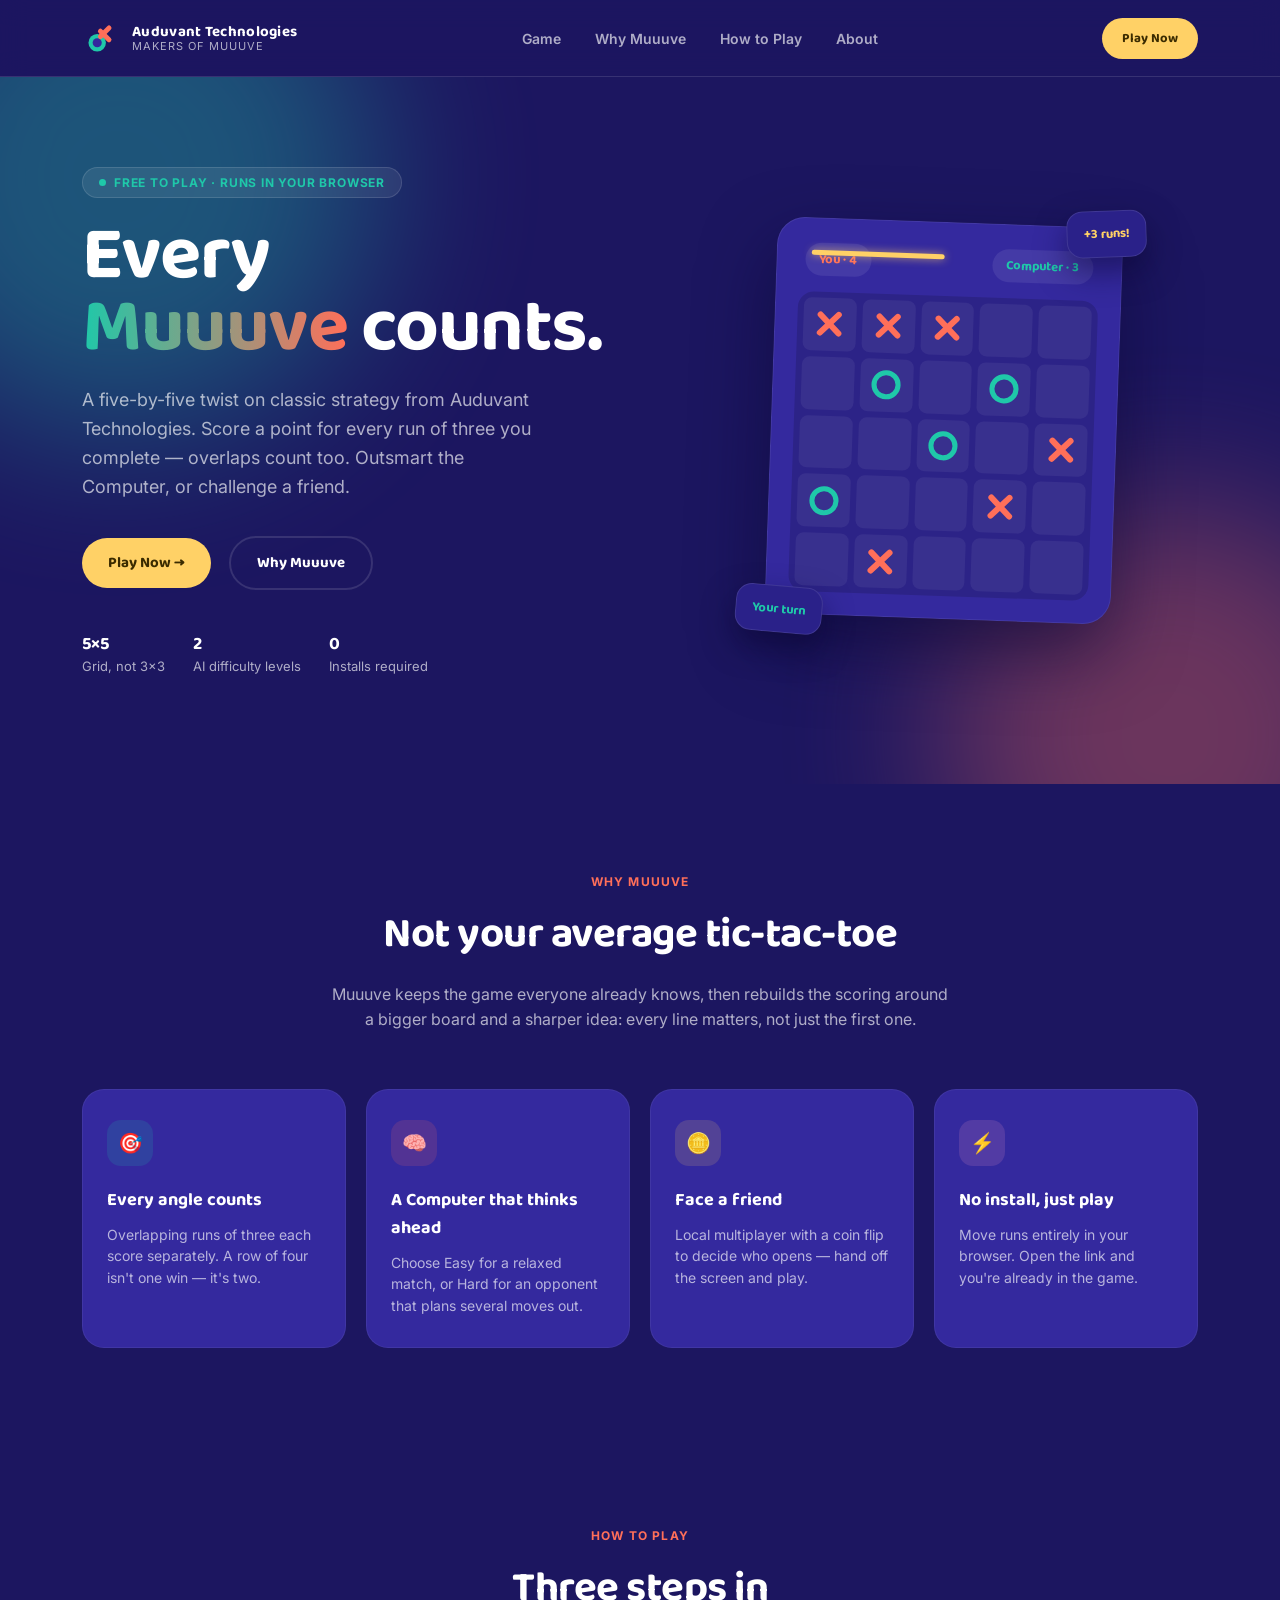
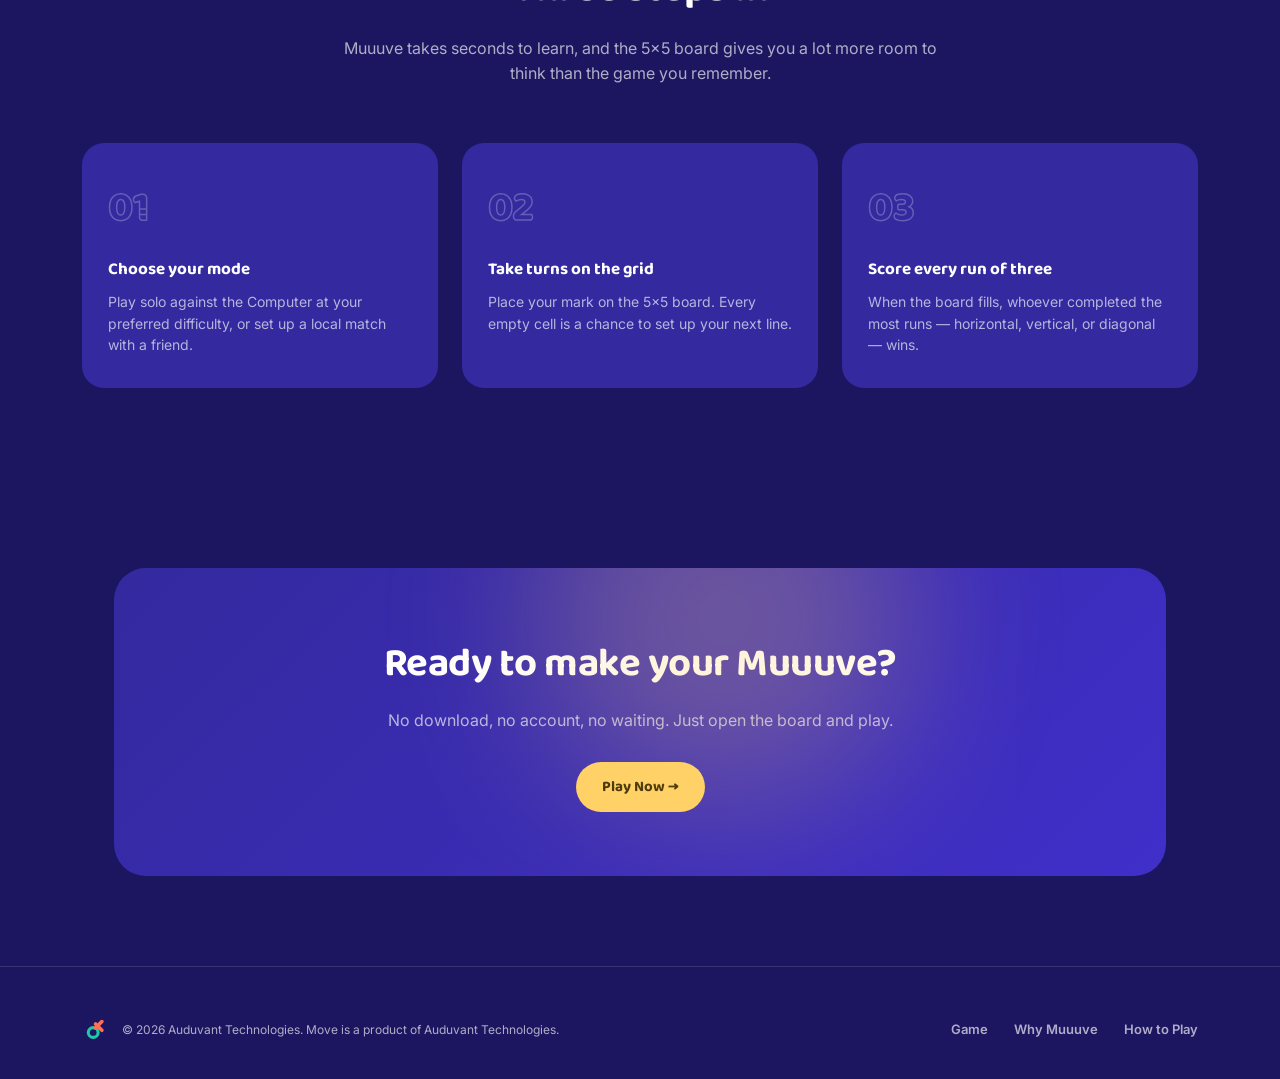
<file: move-landing-page.html>
<!DOCTYPE html>
<html lang="en">
<head>
<meta charset="UTF-8">
<meta name="viewport" content="width=device-width, initial-scale=1.0">
<title>Muuuve — by Auduvant Technologies</title>
<link rel="preconnect" href="https://fonts.googleapis.com">
<link href="https://fonts.googleapis.com/css2?family=Baloo+2:wght@500;600;700;800&family=Inter:wght@400;500;600;700;800&display=swap" rel="stylesheet">
<style>
  :root{
    --bg-deep: #211A7A;
    --bg-page: #1C1660;
    --bg-mid: #4E40D6;
    --bg-card: #34299E;
    --bg-card-2: #2A2189;
    --teal: #1FC8A9;
    --coral: #FF6F59;
    --yellow: #FFD166;
    --pink: #FF9EC4;
    --white: #FFFFFF;
    --muted: rgba(255,255,255,0.65);
    --faint: rgba(255,255,255,0.12);
  }
  *{ box-sizing: border-box; margin: 0; padding: 0; }
  html{ scroll-behavior: smooth; }
  body{
    background: var(--bg-page);
    color: var(--white);
    font-family: 'Inter', -apple-system, sans-serif;
    overflow-x: hidden;
  }
  .display{ font-family: 'Baloo 2', sans-serif; font-weight: 700; }

  a{ color: inherit; text-decoration: none; }
  .wrap{ max-width: 1180px; margin: 0 auto; padding: 0 32px; }

  /* ---------- background glow blobs ---------- */
  .glow{
    position: absolute;
    border-radius: 50%;
    filter: blur(80px);
    opacity: 0.35;
    pointer-events: none;
    z-index: 0;
  }

  /* ---------- nav ---------- */
  header{
    position: sticky;
    top: 0;
    z-index: 50;
    backdrop-filter: blur(14px);
    background: rgba(28, 22, 96, 0.75);
    border-bottom: 1px solid var(--faint);
  }
  nav.wrap{
    display: flex;
    align-items: center;
    justify-content: space-between;
    height: 76px;
  }
  .brand{
    display: flex;
    align-items: center;
    gap: 12px;
  }
  .brand-mark{ width: 38px; height: 38px; }
  .brand-text{ display: flex; flex-direction: column; line-height: 1.1; }
  .brand-text .company{
    font-family: 'Baloo 2', sans-serif;
    font-weight: 700;
    font-size: 15px;
    letter-spacing: 0.3px;
  }
  .brand-text .sub{
    font-size: 11px;
    color: var(--muted);
    letter-spacing: 1px;
    text-transform: uppercase;
  }
  .nav-links{
    display: flex;
    align-items: center;
    gap: 34px;
  }
  .nav-links a{
    font-size: 14px;
    font-weight: 600;
    color: var(--muted);
    transition: color 0.15s ease;
  }
  .nav-links a:hover{ color: var(--white); }

  .btn{
    display: inline-flex;
    align-items: center;
    gap: 8px;
    font-family: 'Baloo 2', sans-serif;
    font-weight: 700;
    font-size: 15px;
    padding: 13px 26px;
    border-radius: 999px;
    border: none;
    cursor: pointer;
    transition: transform 0.15s ease, filter 0.15s ease;
  }
  .btn:hover{ transform: translateY(-2px); filter: brightness(1.06); }
  .btn.primary{ background: var(--yellow); color: #3a2b00; }
  .btn.ghost{
    background: transparent;
    border: 2px solid var(--faint);
    color: var(--white);
  }
  .btn.small{ padding: 10px 20px; font-size: 13px; }

  /* ---------- hero ---------- */
  .hero{
    position: relative;
    padding: 90px 0 110px;
    overflow: hidden;
  }
  .hero .wrap{
    position: relative;
    z-index: 2;
    display: grid;
    grid-template-columns: 1.05fr 0.95fr;
    gap: 48px;
    align-items: center;
  }
  .eyebrow{
    display: inline-flex;
    align-items: center;
    gap: 8px;
    background: rgba(255,255,255,0.08);
    border: 1px solid var(--faint);
    padding: 7px 16px;
    border-radius: 999px;
    font-size: 12px;
    font-weight: 700;
    letter-spacing: 0.8px;
    text-transform: uppercase;
    color: var(--teal);
    margin-bottom: 22px;
  }
  .eyebrow .dot{
    width: 7px; height: 7px; border-radius: 50%;
    background: var(--teal);
  }
  h1.hero-title{
    font-size: 76px;
    line-height: 0.95;
    letter-spacing: -1.5px;
    margin-bottom: 22px;
  }
  h1.hero-title .accent{
    background: linear-gradient(90deg, var(--teal), var(--coral));
    -webkit-background-clip: text;
    background-clip: text;
    color: transparent;
  }
  .hero-sub{
    font-size: 18px;
    line-height: 1.6;
    color: var(--muted);
    max-width: 460px;
    margin-bottom: 34px;
  }
  .hero-ctas{
    display: flex;
    align-items: center;
    gap: 18px;
    margin-bottom: 40px;
  }
  .hero-meta{
    display: flex;
    gap: 28px;
    color: var(--muted);
    font-size: 13px;
  }
  .hero-meta strong{ color: var(--white); display: block; font-size: 18px; font-family: 'Baloo 2', sans-serif; }

  /* ---------- hero board mockup ---------- */
  .mockup-wrap{
    position: relative;
    display: flex;
    justify-content: center;
    align-items: center;
  }
  .mockup-card{
    position: relative;
    background: var(--bg-card);
    border-radius: 28px;
    padding: 22px;
    box-shadow: 0 30px 70px rgba(10, 6, 50, 0.55);
    transform: rotate(2deg);
    border: 1px solid rgba(255,255,255,0.08);
  }
  .mockup-header{
    display: flex;
    justify-content: space-between;
    align-items: center;
    padding: 2px 6px 16px;
  }
  .mockup-header .pill-score{
    font-family: 'Baloo 2', sans-serif;
    font-weight: 700;
    font-size: 13px;
    background: rgba(255,255,255,0.08);
    padding: 6px 14px;
    border-radius: 999px;
  }
  .mockup-header .pill-score.x{ color: var(--coral); }
  .mockup-header .pill-score.o{ color: var(--teal); }
  .mini-board{
    display: grid;
    grid-template-columns: repeat(5, 1fr);
    grid-template-rows: repeat(5, 1fr);
    gap: 6px;
    width: 300px;
    height: 300px;
    background: rgba(0,0,0,0.15);
    padding: 6px;
    border-radius: 16px;
  }
  .mini-cell{
    background: rgba(255,255,255,0.06);
    border-radius: 8px;
    position: relative;
    display: flex;
    align-items: center;
    justify-content: center;
  }
  .mini-x, .mini-o{ width: 60%; height: 60%; position: relative; }
  .mini-x .bar{
    position: absolute; top: 50%; left: 50%;
    width: 100%; height: 20%;
    background: var(--coral);
    border-radius: 999px;
  }
  .mini-x .bar.b1{ transform: translate(-50%,-50%) rotate(45deg); }
  .mini-x .bar.b2{ transform: translate(-50%,-50%) rotate(-45deg); }
  .mini-o svg{ width: 100%; height: 100%; }
  .mini-strike{
    position: absolute;
    height: 5px;
    background: var(--yellow);
    border-radius: 999px;
    box-shadow: 0 0 8px rgba(255,209,102,0.7);
  }
  .float-chip{
    position: absolute;
    background: var(--bg-card-2);
    border: 1px solid rgba(255,255,255,0.1);
    border-radius: 16px;
    padding: 12px 16px;
    display: flex;
    align-items: center;
    gap: 10px;
    font-size: 13px;
    font-weight: 700;
    font-family: 'Baloo 2', sans-serif;
    box-shadow: 0 14px 30px rgba(10,6,50,0.5);
  }
  .float-chip.top{ top: -18px; right: -24px; color: var(--yellow); transform: rotate(-4deg); }
  .float-chip.bottom{ bottom: -20px; left: -30px; color: var(--teal); transform: rotate(3deg); }

  /* ---------- sections shared ---------- */
  section{ position: relative; padding: 90px 0; }
  .section-head{ text-align: center; max-width: 620px; margin: 0 auto 56px; }
  .section-eyebrow{
    font-size: 12px;
    font-weight: 700;
    letter-spacing: 1.2px;
    text-transform: uppercase;
    color: var(--coral);
    margin-bottom: 12px;
  }
  h2.section-title{
    font-size: 42px;
    letter-spacing: -0.5px;
    margin-bottom: 14px;
  }
  .section-sub{
    color: var(--muted);
    font-size: 16px;
    line-height: 1.6;
  }

  /* ---------- features ---------- */
  .features-grid{
    display: grid;
    grid-template-columns: repeat(4, 1fr);
    gap: 20px;
  }
  .feature-card{
    background: var(--bg-card);
    border: 1px solid rgba(255,255,255,0.06);
    border-radius: 22px;
    padding: 30px 24px;
    transition: transform 0.2s ease, background 0.2s ease;
  }
  .feature-card:hover{ transform: translateY(-4px); background: var(--bg-card-2); }
  .feature-icon{
    width: 46px; height: 46px;
    border-radius: 14px;
    display: flex; align-items: center; justify-content: center;
    margin-bottom: 20px;
    font-size: 20px;
  }
  .feature-card h3{
    font-family: 'Baloo 2', sans-serif;
    font-size: 18px;
    margin-bottom: 10px;
  }
  .feature-card p{
    color: var(--muted);
    font-size: 14px;
    line-height: 1.55;
  }

  /* ---------- how it works ---------- */
  .steps{
    display: grid;
    grid-template-columns: repeat(3, 1fr);
    gap: 24px;
  }
  .step{
    background: var(--bg-card);
    border-radius: 22px;
    padding: 32px 26px;
    position: relative;
  }
  .step-num{
    font-family: 'Baloo 2', sans-serif;
    font-weight: 800;
    font-size: 42px;
    color: transparent;
    -webkit-text-stroke: 1.5px rgba(255,255,255,0.25);
    margin-bottom: 14px;
  }
  .step h3{
    font-family: 'Baloo 2', sans-serif;
    font-size: 17px;
    margin-bottom: 8px;
  }
  .step p{ color: var(--muted); font-size: 14px; line-height: 1.55; }

  /* ---------- CTA banner ---------- */
  .cta-banner{
    background: linear-gradient(135deg, var(--bg-card) 0%, #402fc9 100%);
    border-radius: 32px;
    padding: 64px 48px;
    text-align: center;
    position: relative;
    overflow: hidden;
    margin: 0 32px;
  }
  .cta-banner h2{
    font-size: 40px;
    margin-bottom: 14px;
    letter-spacing: -0.5px;
  }
  .cta-banner p{
    color: var(--muted);
    font-size: 16px;
    margin-bottom: 32px;
  }

  /* ---------- footer ---------- */
  footer{
    border-top: 1px solid var(--faint);
    padding: 48px 0 36px;
  }
  footer .wrap{
    display: flex;
    justify-content: space-between;
    align-items: center;
    flex-wrap: wrap;
    gap: 20px;
  }
  .footer-links{
    display: flex;
    gap: 26px;
  }
  .footer-links a{
    font-size: 13px;
    color: var(--muted);
    font-weight: 600;
  }
  .footer-links a:hover{ color: var(--white); }
  .footer-copy{
    font-size: 12px;
    color: var(--muted);
  }

  @media (max-width: 900px){
    .nav-links{ display: none; }
    .hero .wrap{ grid-template-columns: 1fr; }
    h1.hero-title{ font-size: 52px; }
    .mockup-wrap{ margin-top: 20px; }
    .features-grid{ grid-template-columns: repeat(2, 1fr); }
    .steps{ grid-template-columns: 1fr; }
    .cta-banner{ margin: 0 16px; padding: 48px 24px; }
  }
  @media (max-width: 560px){
    .features-grid{ grid-template-columns: 1fr; }
    .mini-board{ width: 260px; height: 260px; }
    h1.hero-title{ font-size: 40px; }
    .hero-meta{ flex-wrap: wrap; }
  }
</style>
</head>
<body>

<header>
  <nav class="wrap">
    <div class="brand">
      <svg class="brand-mark" viewBox="0 0 200 200" xmlns="http://www.w3.org/2000/svg">
        <circle cx="80" cy="125" r="46" fill="#1FC8A9"/>
        <circle cx="80" cy="125" r="24" fill="#34299E"/>
        <g transform="rotate(45 128 78)"><rect x="103" y="33" width="26" height="90" rx="13" fill="#FF6F59"/></g>
        <g transform="rotate(-45 128 78)"><rect x="103" y="33" width="26" height="90" rx="13" fill="#FF6F59"/></g>
      </svg>
      <div class="brand-text">
        <span class="company">Auduvant Technologies</span>
        <span class="sub">Makers of Muuuve</span>
      </div>
    </div>
    <div class="nav-links">
      <a href="#game">Game</a>
      <a href="#why">Why Muuuve</a>
      <a href="#how">How to Play</a>
      <a href="#about">About</a>
    </div>
    <a href="https://www.auduvanttechnologies.com/muuuve/" target="_blank" class="btn primary small">Play Now</a>
  </nav>
</header>

<section class="hero" id="game">
  <div class="glow" style="width:520px;height:520px;background:#1FC8A9;top:-160px;left:-140px;"></div>
  <div class="glow" style="width:460px;height:460px;background:#FF6F59;bottom:-180px;right:-120px;"></div>
  <div class="wrap">
    <div>
      <div class="eyebrow"><span class="dot"></span>Free to play &middot; Runs in your browser</div>
      <h1 class="hero-title display">Every<br><span class="accent">Muuuve</span> counts.</h1>
      <p class="hero-sub">A five-by-five twist on classic strategy from Auduvant Technologies. Score a point for every run of three you complete — overlaps count too. Outsmart the Computer, or challenge a friend.</p>
      <div class="hero-ctas">
        <a href="https://www.auduvanttechnologies.com/muuuve/" target="_blank" class="btn primary">Play Now &rarr;</a>
        <a href="#why" class="btn ghost">Why Muuuve</a>
      </div>
      <div class="hero-meta">
        <div><strong>5&times;5</strong>Grid, not 3&times;3</div>
        <div><strong>2</strong>AI difficulty levels</div>
        <div><strong>0</strong>Installs required</div>
      </div>
    </div>

    <div class="mockup-wrap">
      <div class="mockup-card">
        <div class="float-chip top">+3 runs!</div>
        <div class="mockup-header">
          <span class="pill-score x">You · 4</span>
          <span class="pill-score o">Computer · 3</span>
        </div>
        <div class="mini-board" id="miniBoard"></div>
        <div class="float-chip bottom">Your turn</div>
      </div>
    </div>
  </div>
</section>

<section id="why">
  <div class="wrap">
    <div class="section-head">
      <div class="section-eyebrow">Why Muuuve</div>
      <h2 class="section-title display">Not your average tic-tac-toe</h2>
      <p class="section-sub">Muuuve keeps the game everyone already knows, then rebuilds the scoring around a bigger board and a sharper idea: every line matters, not just the first one.</p>
    </div>
    <div class="features-grid">
      <div class="feature-card">
        <div class="feature-icon" style="background:rgba(31,200,169,0.15);">🎯</div>
        <h3>Every angle counts</h3>
        <p>Overlapping runs of three each score separately. A row of four isn't one win — it's two.</p>
      </div>
      <div class="feature-card">
        <div class="feature-icon" style="background:rgba(255,111,89,0.15);">🧠</div>
        <h3>A Computer that thinks ahead</h3>
        <p>Choose Easy for a relaxed match, or Hard for an opponent that plans several moves out.</p>
      </div>
      <div class="feature-card">
        <div class="feature-icon" style="background:rgba(255,209,102,0.15);">🪙</div>
        <h3>Face a friend</h3>
        <p>Local multiplayer with a coin flip to decide who opens — hand off the screen and play.</p>
      </div>
      <div class="feature-card">
        <div class="feature-icon" style="background:rgba(255,158,196,0.15);">⚡</div>
        <h3>No install, just play</h3>
        <p>Move runs entirely in your browser. Open the link and you're already in the game.</p>
      </div>
    </div>
  </div>
</section>

<section id="how">
  <div class="wrap">
    <div class="section-head">
      <div class="section-eyebrow">How to Play</div>
      <h2 class="section-title display">Three steps in</h2>
      <p class="section-sub">Muuuve takes seconds to learn, and the 5&times;5 board gives you a lot more room to think than the game you remember.</p>
    </div>
    <div class="steps">
      <div class="step">
        <div class="step-num display">01</div>
        <h3>Choose your mode</h3>
        <p>Play solo against the Computer at your preferred difficulty, or set up a local match with a friend.</p>
      </div>
      <div class="step">
        <div class="step-num display">02</div>
        <h3>Take turns on the grid</h3>
        <p>Place your mark on the 5&times;5 board. Every empty cell is a chance to set up your next line.</p>
      </div>
      <div class="step">
        <div class="step-num display">03</div>
        <h3>Score every run of three</h3>
        <p>When the board fills, whoever completed the most runs — horizontal, vertical, or diagonal — wins.</p>
      </div>
    </div>
  </div>
</section>

<section id="about">
  <div class="wrap">
    <div class="cta-banner">
      <div class="glow" style="width:380px;height:380px;background:#FFD166;top:-140px;left:40%;opacity:0.25;"></div>
      <h2 class="display">Ready to make your Muuuve?</h2>
      <p>No download, no account, no waiting. Just open the board and play.</p>
      <a href="https://www.auduvanttechnologies.com/muuuve/" target="_blank" class="btn primary">Play Now &rarr;</a>
    </div>
  </div>
</section>

<footer>
  <div class="wrap">
    <div class="brand">
      <svg class="brand-mark" viewBox="0 0 200 200" xmlns="http://www.w3.org/2000/svg" style="width:28px;height:28px;">
        <circle cx="80" cy="125" r="46" fill="#1FC8A9"/>
        <circle cx="80" cy="125" r="24" fill="#1C1660"/>
        <g transform="rotate(45 128 78)"><rect x="103" y="33" width="26" height="90" rx="13" fill="#FF6F59"/></g>
        <g transform="rotate(-45 128 78)"><rect x="103" y="33" width="26" height="90" rx="13" fill="#FF6F59"/></g>
      </svg>
      <span class="footer-copy">&copy; 2026 Auduvant Technologies. Move is a product of Auduvant Technologies.</span>
    </div>
    <div class="footer-links">
      <a href="#game">Game</a>
      <a href="#why">Why Muuuve</a>
      <a href="#how">How to Play</a>
    </div>
  </div>
</footer>

<script>
  // build the mini board mockup: a handful of marks + one strike line, purely decorative
  const miniLayout = [
    [1,1,1,0,0],
    [0,2,0,2,0],
    [0,0,2,0,1],
    [2,0,0,1,0],
    [0,1,0,0,0]
  ];
  const boardEl = document.getElementById('miniBoard');
  for(let r=0;r<5;r++){
    for(let c=0;c<5;c++){
      const cell = document.createElement('div');
      cell.className = 'mini-cell';
      const val = miniLayout[r][c];
      if(val === 1){
        cell.innerHTML = '<div class="mini-x"><div class="bar b1"></div><div class="bar b2"></div></div>';
      } else if(val === 2){
        cell.innerHTML = '<div class="mini-o"><svg viewBox="0 0 100 100"><circle cx="50" cy="50" r="38" fill="none" stroke="#1FC8A9" stroke-width="16"/></svg></div>';
      }
      boardEl.appendChild(cell);
    }
  }
  // draw a strike line across the completed top row (0,0)-(0,2)
  requestAnimationFrame(() => {
    const rect = boardEl.getBoundingClientRect();
    const a = boardEl.children[0].getBoundingClientRect();
    const b = boardEl.children[2].getBoundingClientRect();
    const ax = a.left + a.width/2 - rect.left, ay = a.top + a.height/2 - rect.top;
    const bx = b.left + b.width/2 - rect.left;
    const length = (bx - ax) + 16;
    const line = document.createElement('div');
    line.className = 'mini-strike';
    line.style.left = (ax - 8) + 'px';
    line.style.top = ay + 'px';
    line.style.width = length + 'px';
    line.style.transform = 'translateY(-50%)';
    boardEl.appendChild(line);
  });
</script>

</body>
</html>
</file>
